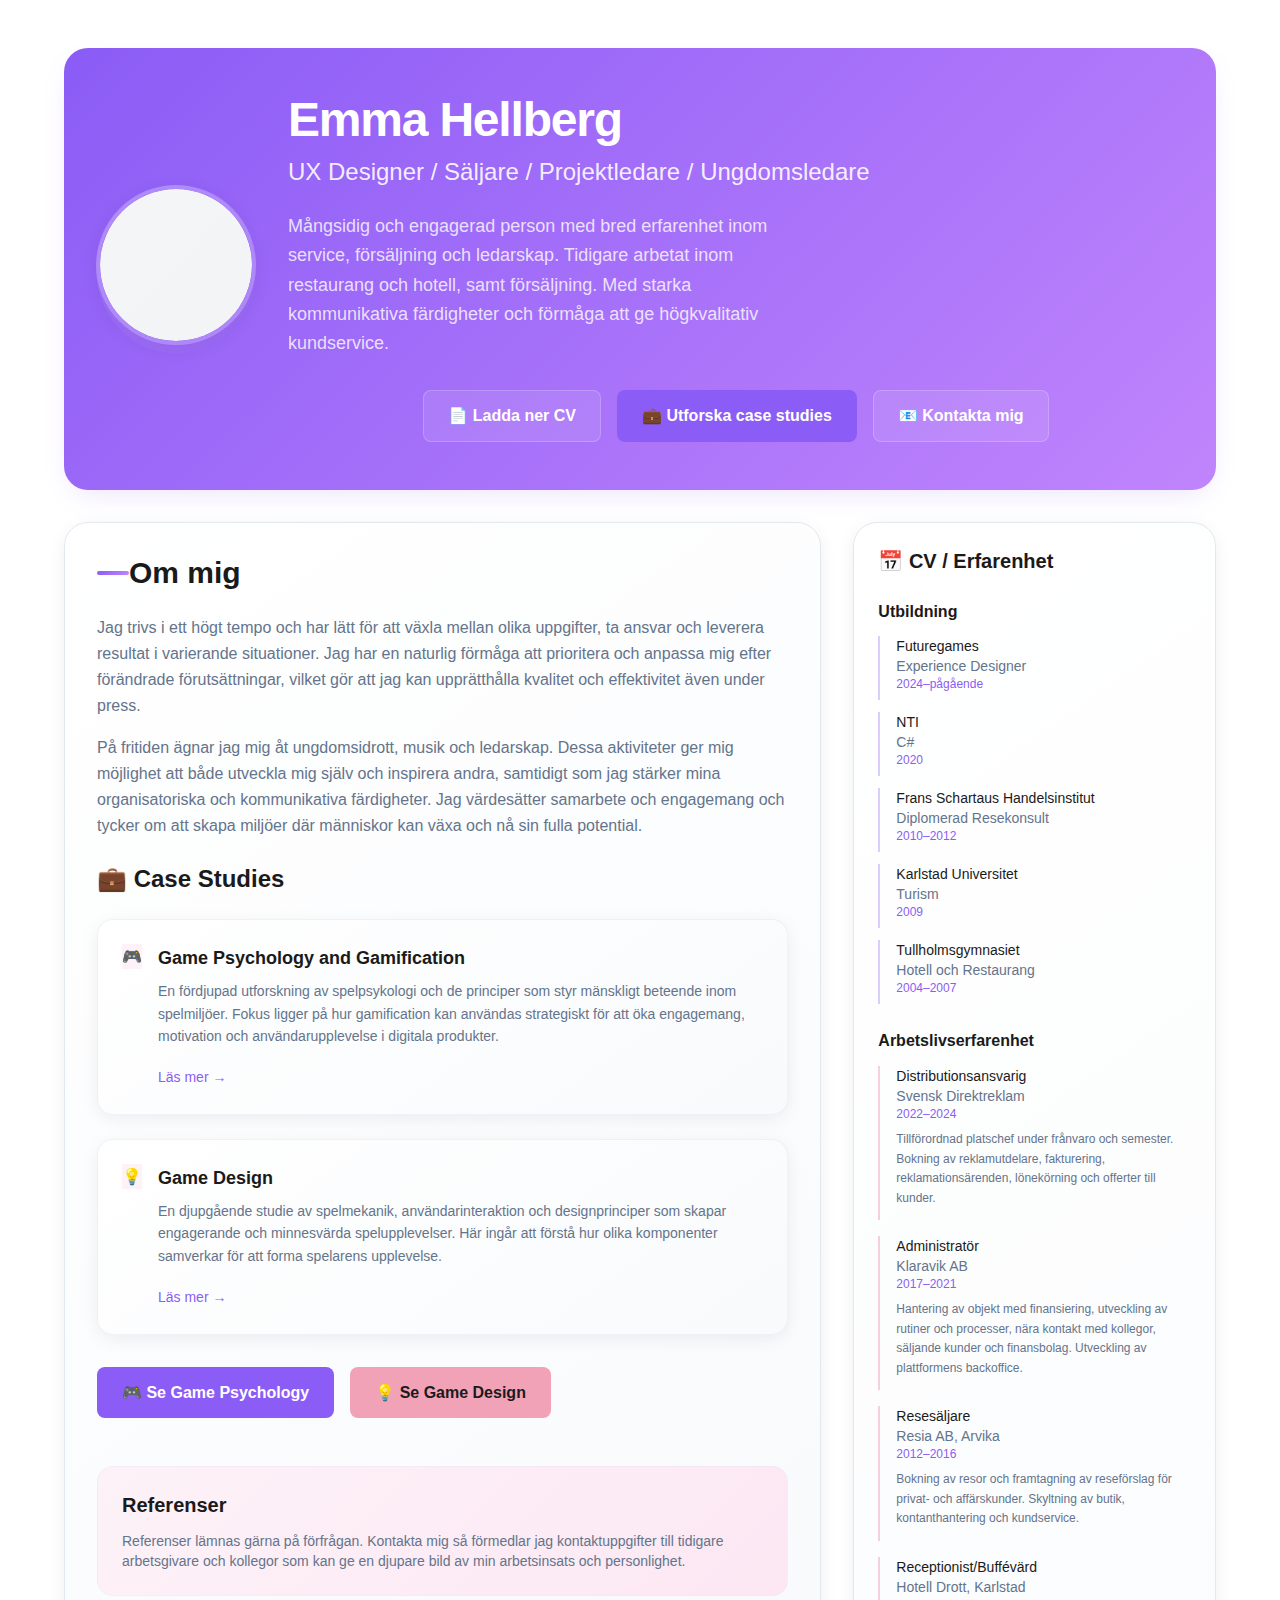
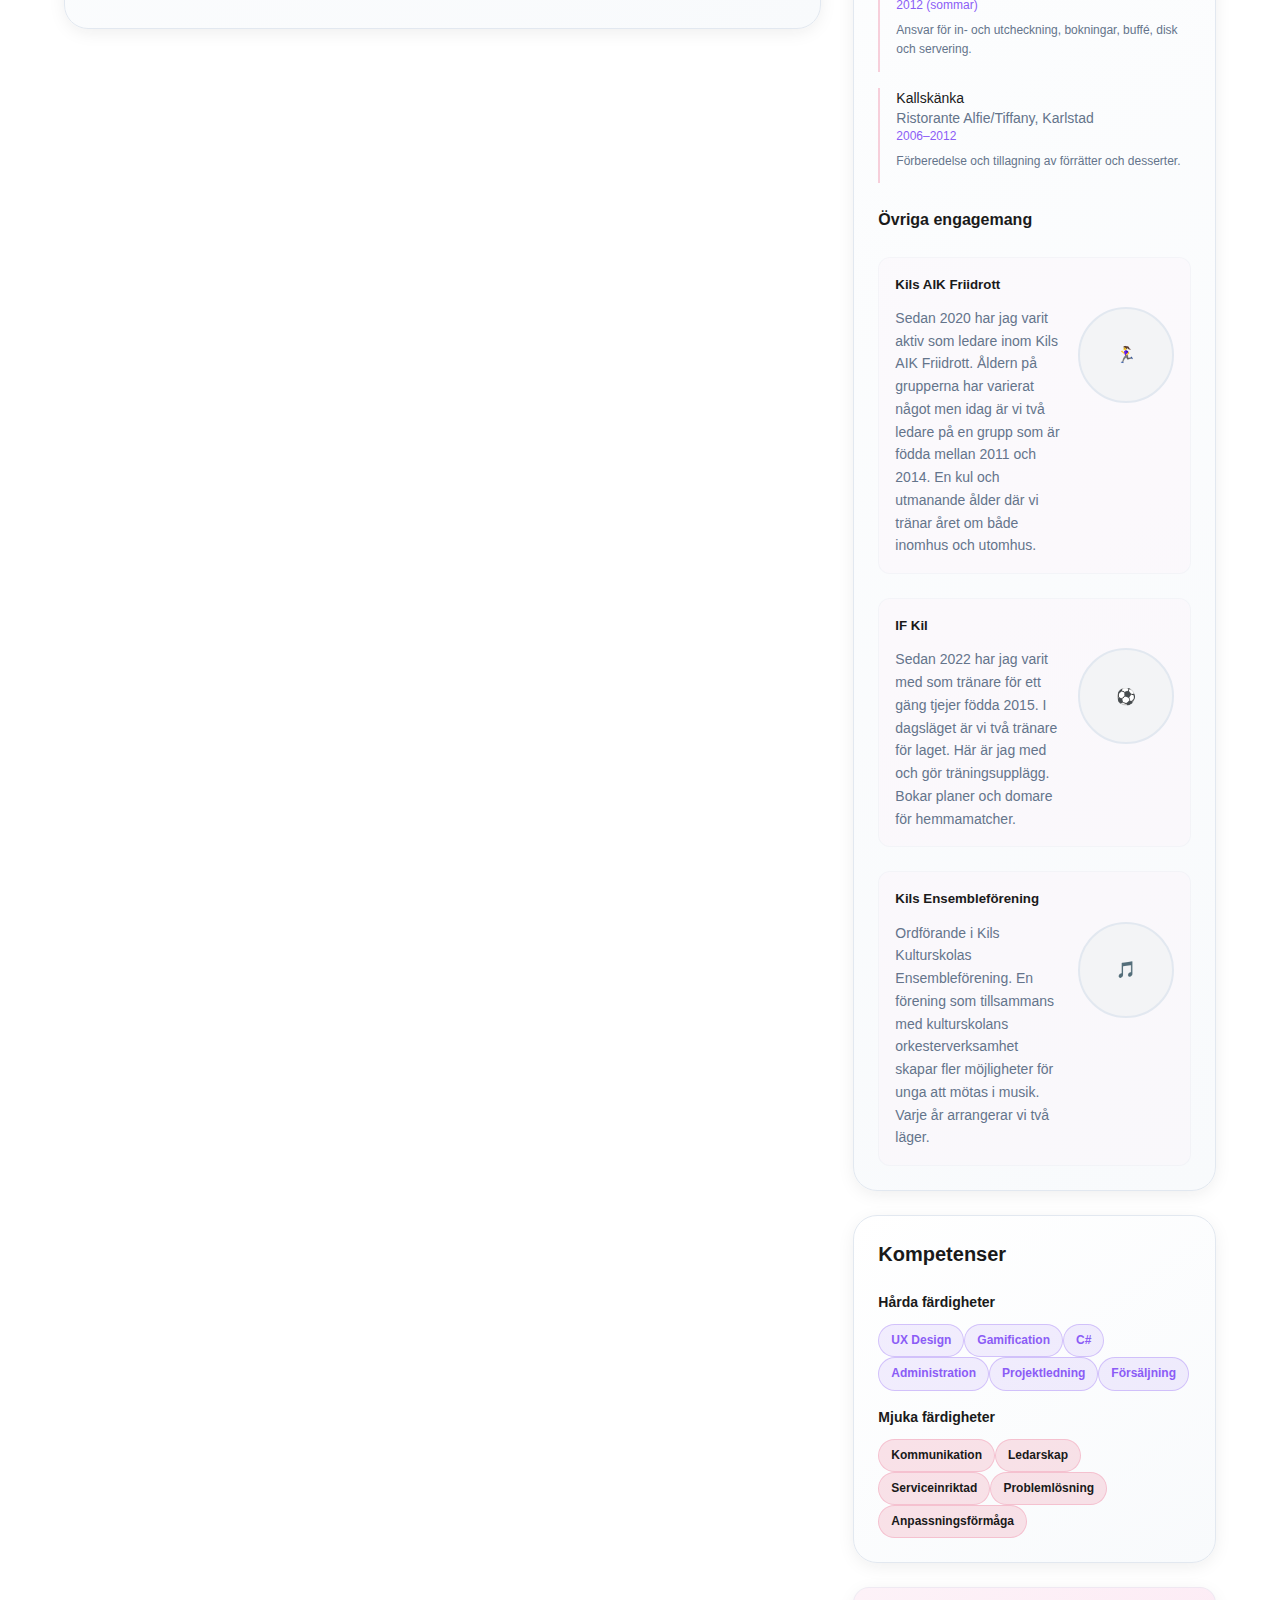
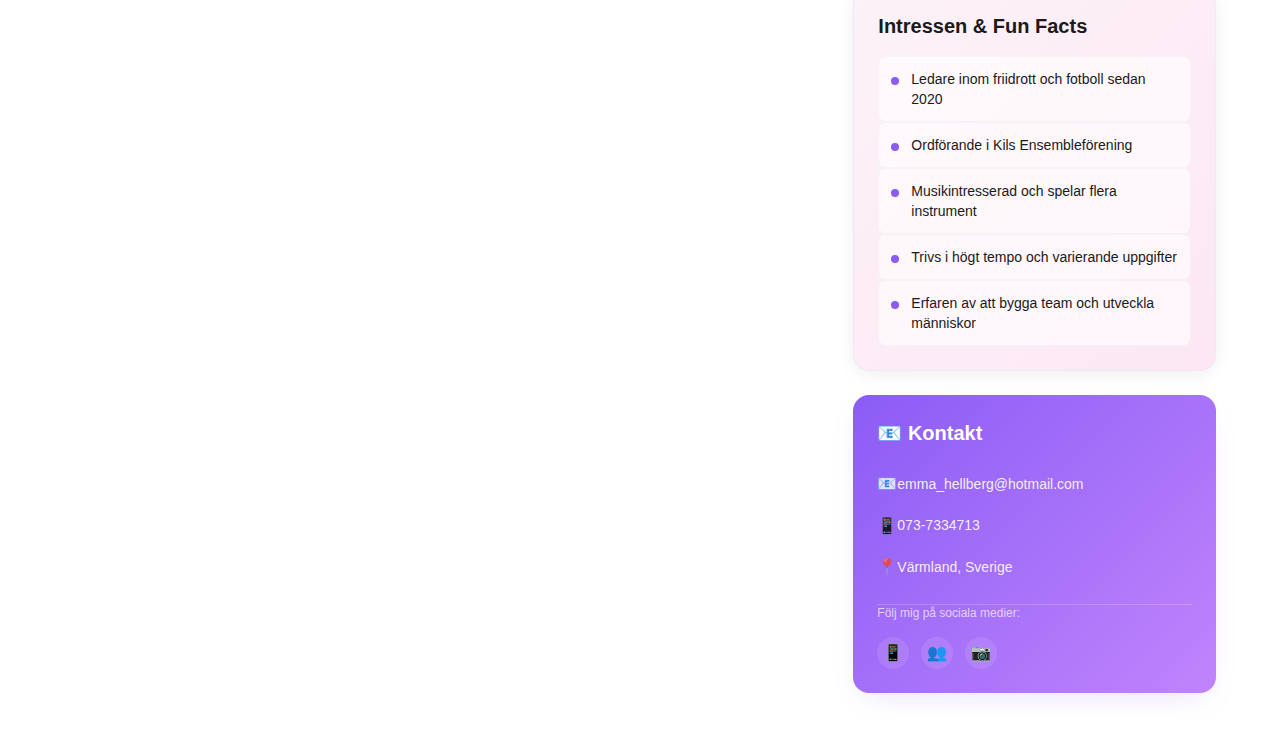
<file: portfolio.html>
<!DOCTYPE html>
<html lang="sv">
<head>
    <meta charset="UTF-8">
    <meta name="viewport" content="width=device-width, initial-scale=1.0">
    <title>Emma Hellberg - UX Designer Portfolio</title>
    <meta name="description" content="Emma Hellberg - UX Designer, Säljare, Projektledare och Ungdomsledare. Erfaren inom gamification, användarupplevelse och ledarskap.">
    <meta name="author" content="Emma Hellberg">
    
    <meta property="og:title" content="Emma Hellberg - UX Designer Portfolio">
    <meta property="og:description" content="Mångsidig UX Designer med bred erfarenhet inom service, försäljning och ledarskap. Specialiserad på gamification och användarupplevelse.">
    <meta property="og:type" content="website">
    
    <style>
        /* Reset and base styles */
        * {
            margin: 0;
            padding: 0;
            box-sizing: border-box;
        }
        
        body {
            font-family: -apple-system, BlinkMacSystemFont, 'Segoe UI', Roboto, sans-serif;
            line-height: 1.6;
            color: #1a1a1a;
            background: #ffffff;
        }
        
        /* Design system variables */
        :root {
            --primary: #8b5cf6;
            --primary-foreground: #ffffff;
            --secondary: #f1a2b7;
            --secondary-foreground: #1a1a1a;
            --muted: #f8fafc;
            --muted-foreground: #64748b;
            --accent: #fdf2f8;
            --accent-foreground: #1a1a1a;
            --card: #ffffff;
            --card-foreground: #1a1a1a;
            --border: #e2e8f0;
            --hero-gradient: linear-gradient(135deg, #8b5cf6, #c084fc);
            --card-gradient: linear-gradient(145deg, #ffffff, #f8fafc);
            --accent-gradient: linear-gradient(135deg, #fdf2f8, #fce7f3);
            --shadow-elegant: 0 10px 30px -10px rgba(139, 92, 246, 0.2);
            --shadow-soft: 0 4px 20px -4px rgba(26, 26, 26, 0.1);
            --transition-smooth: all 0.3s cubic-bezier(0.4, 0, 0.2, 1);
        }
        
        /* Utility classes */
        .container {
            max-width: 1200px;
            margin: 0 auto;
            padding: 0 1.5rem;
        }
        
        .grid {
            display: grid;
        }
        
        .grid-cols-1 {
            grid-template-columns: repeat(1, minmax(0, 1fr));
        }
        
        .gap-4 { gap: 1rem; }
        .gap-6 { gap: 1.5rem; }
        .gap-8 { gap: 2rem; }
        
        .flex {
            display: flex;
        }
        
        .items-center {
            align-items: center;
        }
        
        .items-start {
            align-items: flex-start;
        }
        
        .justify-center {
            justify-content: center;
        }
        
        .flex-wrap {
            flex-wrap: wrap;
        }
        
        .flex-1 {
            flex: 1 1 0%;
        }
        
        .text-center {
            text-align: center;
        }
        
        .rounded-full {
            border-radius: 9999px;
        }
        
        .rounded-xl {
            border-radius: 0.75rem;
        }
        
        .rounded-2xl {
            border-radius: 1rem;
        }
        
        .rounded-3xl {
            border-radius: 1.5rem;
        }
        
        .p-4 { padding: 1rem; }
        .p-6 { padding: 1.5rem; }
        .p-8 { padding: 2rem; }
        .px-3 { padding-left: 0.75rem; padding-right: 0.75rem; }
        .py-1 { padding-top: 0.25rem; padding-bottom: 0.25rem; }
        .mb-2 { margin-bottom: 0.5rem; }
        .mb-3 { margin-bottom: 0.75rem; }
        .mb-4 { margin-bottom: 1rem; }
        .mb-6 { margin-bottom: 1.5rem; }
        .mb-8 { margin-bottom: 2rem; }
        .mt-6 { margin-top: 1.5rem; }
        .mt-12 { margin-top: 3rem; }
        
        /* Typography */
        .text-4xl {
            font-size: 2.25rem;
            line-height: 2.5rem;
        }
        
        .text-3xl {
            font-size: 1.875rem;
            line-height: 2.25rem;
        }
        
        .text-2xl {
            font-size: 1.5rem;
            line-height: 2rem;
        }
        
        .text-xl {
            font-size: 1.25rem;
            line-height: 1.75rem;
        }
        
        .text-lg {
            font-size: 1.125rem;
            line-height: 1.75rem;
        }
        
        .text-sm {
            font-size: 0.875rem;
            line-height: 1.25rem;
        }
        
        .text-xs {
            font-size: 0.75rem;
            line-height: 1rem;
        }
        
        .font-bold {
            font-weight: 700;
        }
        
        .font-semibold {
            font-weight: 600;
        }
        
        .font-medium {
            font-weight: 500;
        }
        
        .font-light {
            font-weight: 300;
        }
        
        /* Component styles */
        .header {
            background: var(--hero-gradient);
            padding: 3rem 2rem;
            border-radius: 1.5rem;
            box-shadow: var(--shadow-elegant);
            margin-bottom: 2rem;
            color: white;
        }
        
        .card {
            background: var(--card-gradient);
            border: 1px solid var(--border);
            border-radius: 1.5rem;
            box-shadow: var(--shadow-soft);
            transition: var(--transition-smooth);
        }
        
        .card:hover {
            transform: scale(1.02);
            box-shadow: var(--shadow-elegant);
        }
        
        .skill-badge {
            display: inline-block;
            padding: 0.375rem 0.75rem;
            font-size: 0.75rem;
            font-weight: 600;
            border-radius: 9999px;
            border: 1px solid;
            transition: var(--transition-smooth);
        }
        
        .skill-badge:hover {
            transform: scale(1.05);
        }
        
        .skill-badge-hard {
            background: rgba(139, 92, 246, 0.1);
            color: var(--primary);
            border-color: rgba(139, 92, 246, 0.3);
        }
        
        .skill-badge-soft {
            background: rgba(241, 162, 183, 0.3);
            color: var(--secondary-foreground);
            border-color: rgba(241, 162, 183, 0.5);
        }
        
        .btn {
            display: inline-flex;
            align-items: center;
            gap: 0.5rem;
            padding: 0.75rem 1.5rem;
            border-radius: 0.5rem;
            font-weight: 600;
            text-decoration: none;
            transition: var(--transition-smooth);
            border: 1px solid transparent;
        }
        
        .btn-primary {
            background: var(--primary);
            color: var(--primary-foreground);
        }
        
        .btn-primary:hover {
            background: rgba(139, 92, 246, 0.9);
        }
        
        .btn-outline {
            background: rgba(255, 255, 255, 0.1);
            color: white;
            border-color: rgba(255, 255, 255, 0.2);
        }
        
        .btn-outline:hover {
            background: rgba(255, 255, 255, 0.2);
        }
        
        .case-study-card {
            background: var(--card-gradient);
            padding: 1.5rem;
            border-radius: 1rem;
            box-shadow: var(--shadow-soft);
            border: 1px solid rgba(226, 232, 240, 0.5);
            transition: var(--transition-smooth);
        }
        
        .case-study-card:hover {
            transform: scale(1.02);
            border-color: rgba(139, 92, 246, 0.3);
            box-shadow: var(--shadow-elegant);
        }
        
        .profile-img {
            width: 10rem;
            height: 10rem;
            border-radius: 50%;
            object-fit: cover;
            box-shadow: var(--shadow-soft);
            border: 4px solid rgba(255, 255, 255, 0.2);
            transition: var(--transition-smooth);
        }
        
        .profile-img:hover {
            transform: scale(1.05);
        }
        
        .engagement-img {
            width: 6rem;
            height: 6rem;
            border-radius: 50%;
            object-fit: cover;
            border: 2px solid var(--border);
            flex-shrink: 0;
        }
        
        /* Responsive */
        @media (min-width: 768px) {
            .md\:grid-cols-2 {
                grid-template-columns: repeat(2, minmax(0, 1fr));
            }
            
            .md\:text-5xl {
                font-size: 3rem;
                line-height: 1;
            }
            
            .md\:text-2xl {
                font-size: 1.5rem;
                line-height: 2rem;
            }
            
            .md\:flex-row {
                flex-direction: row;
            }
            
            .md\:text-left {
                text-align: left;
            }
        }
        
        @media (min-width: 1024px) {
            .lg\:grid-cols-3 {
                grid-template-columns: repeat(3, minmax(0, 1fr));
            }
            
            .lg\:col-span-2 {
                grid-column: span 2 / span 2;
            }
        }
        
        /* Icon styles */
        .icon {
            width: 1.25rem;
            height: 1.25rem;
            vertical-align: middle;
        }
        
        .icon-sm {
            width: 1rem;
            height: 1rem;
        }
        
        .icon-lg {
            width: 1.5rem;
            height: 1.5rem;
        }
        
        a {
            color: inherit;
            text-decoration: none;
        }
        
        a:hover {
            color: var(--primary);
        }
        
        .border-l-2 {
            border-left: 2px solid;
        }
        
        .border-primary {
            border-color: rgba(139, 92, 246, 0.3);
        }
        
        .border-secondary {
            border-color: rgba(241, 162, 183, 0.5);
        }
        
        .pl-4 {
            padding-left: 1rem;
        }
        
        .pb-2 {
            padding-bottom: 0.5rem;
        }
        
        .pb-3 {
            padding-bottom: 0.75rem;
        }
        
        .space-y-3 > * + * {
            margin-top: 0.75rem;
        }
        
        .space-y-4 > * + * {
            margin-top: 1rem;
        }
        
        .space-y-6 > * + * {
            margin-top: 1.5rem;
        }
        
        .space-y-8 > * + * {
            margin-top: 2rem;
        }
        
        .leading-relaxed {
            line-height: 1.625;
        }
        
        .accent-section {
            background: var(--accent-gradient);
            padding: 1.5rem;
            border-radius: 1rem;
            border: 1px solid rgba(226, 232, 240, 0.3);
        }
        
        .engagement-card {
            background: rgba(253, 242, 248, 0.2);
            padding: 1rem;
            border-radius: 0.75rem;
            border: 1px solid rgba(226, 232, 240, 0.3);
        }
        
        .fact-item {
            display: flex;
            align-items: flex-start;
            gap: 0.75rem;
            padding: 0.75rem;
            background: rgba(255, 255, 255, 0.6);
            border-radius: 0.5rem;
            border: 1px solid rgba(226, 232, 240, 0.3);
        }
        
        .fact-dot {
            width: 0.5rem;
            height: 0.5rem;
            background: var(--primary);
            border-radius: 50%;
            margin-top: 0.5rem;
            flex-shrink: 0;
        }
        
        .contact-section {
            background: var(--hero-gradient);
            padding: 1.5rem;
            border-radius: 1rem;
            box-shadow: var(--shadow-elegant);
            color: white;
        }
        
        .social-icons {
            display: flex;
            gap: 0.75rem;
            margin-top: 1rem;
        }
        
        .social-icon {
            width: 2rem;
            height: 2rem;
            background: rgba(255, 255, 255, 0.1);
            border-radius: 50%;
            display: flex;
            align-items: center;
            justify-content: center;
            transition: var(--transition-smooth);
        }
        
        .social-icon:hover {
            background: rgba(255, 255, 255, 0.2);
            transform: scale(1.1);
        }
    </style>
</head>
<body>
    <div style="min-height: 100vh; background: #ffffff;">
        <div style="padding: 3rem 1.5rem;">
            <!-- Header -->
            <header class="container">
                <div class="header">
                    <div class="flex flex-wrap md:flex-row items-center gap-8 text-center md:text-left">
                        <div style="position: relative;">
                            <img 
                                src="[data-uri]"
                                alt="Emma Hellberg - UX Designer" 
                                class="profile-img"
                            />
                            <div style="position: absolute; inset: 0; border-radius: 50%; background: linear-gradient(to bottom right, rgba(255,255,255,0.1), transparent);"></div>
                        </div>
                        
                        <div class="flex-1" style="color: white;">
                            <h1 class="text-4xl md:text-5xl font-bold mb-3" style="letter-spacing: -0.025em;">Emma Hellberg</h1>
                            <p class="text-xl md:text-2xl font-light mb-6" style="color: rgba(255,255,255,0.9);">UX Designer / Säljare / Projektledare / Ungdomsledare</p>
                            <p class="text-lg leading-relaxed mb-8" style="color: rgba(255,255,255,0.8); max-width: 32rem;">
                                Mångsidig och engagerad person med bred erfarenhet inom service, försäljning och ledarskap. Tidigare arbetat inom restaurang och hotell, samt försäljning. Med starka kommunikativa färdigheter och förmåga att ge högkvalitativ kundservice.
                            </p>
                            
                            <div class="flex flex-wrap justify-center md:justify-start gap-4">
                                <a href="/cv.pdf" class="btn btn-outline">
                                    📄 Ladda ner CV
                                </a>
                                <a href="#case-studies" class="btn btn-primary">
                                    💼 Utforska case studies
                                </a>
                                <a href="#kontakt" class="btn btn-outline">
                                    📧 Kontakta mig
                                </a>
                            </div>
                        </div>
                    </div>
                </div>
            </header>

            <main class="container grid grid-cols-1 lg:grid-cols-3 gap-8">
                <!-- Main Content -->
                <section class="lg:col-span-2 space-y-8">
                    <!-- About Me -->
                    <div class="card p-8">
                        <h2 class="text-3xl font-bold mb-6 flex items-center gap-3" style="color: var(--card-foreground);">
                            <div style="width: 2rem; height: 0.25rem; background: var(--hero-gradient); border-radius: 9999px;"></div>
                            Om mig
                        </h2>
                        <p class="leading-relaxed mb-4" style="color: var(--muted-foreground);">
                            Jag trivs i ett högt tempo och har lätt för att växla mellan olika uppgifter, ta ansvar och leverera resultat i varierande situationer. Jag har en naturlig förmåga att prioritera och anpassa mig efter förändrade förutsättningar, vilket gör att jag kan upprätthålla kvalitet och effektivitet även under press.
                        </p>
                        <p class="leading-relaxed mb-6" style="color: var(--muted-foreground);">
                            På fritiden ägnar jag mig åt ungdomsidrott, musik och ledarskap. Dessa aktiviteter ger mig möjlighet att både utveckla mig själv och inspirera andra, samtidigt som jag stärker mina organisatoriska och kommunikativa färdigheter. Jag värdesätter samarbete och engagemang och tycker om att skapa miljöer där människor kan växa och nå sin fulla potential.
                        </p>

                        <!-- Case Studies -->
                        <div id="case-studies">
                            <h3 class="text-2xl font-semibold mb-6 flex items-center gap-2" style="color: var(--card-foreground);">
                                💼 Case Studies
                            </h3>
                            
                            <div class="grid gap-6 mb-8">
                                <article class="case-study-card">
                                    <div class="flex items-start gap-4">
                                        <div class="p-2 rounded-lg" style="background: var(--accent);">
                                            🎮
                                        </div>
                                        <div class="flex-1">
                                            <h4 class="text-lg font-semibold mb-2" style="color: var(--card-foreground);">
                                                Game Psychology and Gamification
                                            </h4>
                                            <p class="text-sm leading-relaxed mb-4" style="color: var(--muted-foreground);">
                                                En fördjupad utforskning av spelpsykologi och de principer som styr mänskligt beteende inom spelmiljöer. Fokus ligger på hur gamification kan användas strategiskt för att öka engagemang, motivation och användarupplevelse i digitala produkter.
                                            </p>
                                            <a href="#game-psychology" class="inline-flex items-center gap-2 font-medium text-sm" style="color: var(--primary);">
                                                Läs mer →
                                            </a>
                                        </div>
                                    </div>
                                </article>

                                <article class="case-study-card">
                                    <div class="flex items-start gap-4">
                                        <div class="p-2 rounded-lg" style="background: var(--accent);">
                                            💡
                                        </div>
                                        <div class="flex-1">
                                            <h4 class="text-lg font-semibold mb-2" style="color: var(--card-foreground);">
                                                Game Design
                                            </h4>
                                            <p class="text-sm leading-relaxed mb-4" style="color: var(--muted-foreground);">
                                                En djupgående studie av spelmekanik, användarinteraktion och designprinciper som skapar engagerande och minnesvärda spelupplevelser. Här ingår att förstå hur olika komponenter samverkar för att forma spelarens upplevelse.
                                            </p>
                                            <a href="#game-design" class="inline-flex items-center gap-2 font-medium text-sm" style="color: var(--primary);">
                                                Läs mer →
                                            </a>
                                        </div>
                                    </div>
                                </article>
                            </div>

                            <div class="flex flex-wrap gap-4">
                                <a href="#game-psychology" class="btn btn-primary">
                                    🎮 Se Game Psychology
                                </a>
                                <a href="#game-design" class="btn" style="background: var(--secondary); color: var(--secondary-foreground);">
                                    💡 Se Game Design
                                </a>
                            </div>
                        </div>

                        <!-- References -->
                        <div class="mt-12 accent-section">
                            <h3 class="text-xl font-semibold mb-3" style="color: var(--accent-foreground);">Referenser</h3>
                            <p class="text-sm" style="color: var(--muted-foreground);">
                                Referenser lämnas gärna på förfrågan. Kontakta mig så förmedlar jag kontaktuppgifter till tidigare arbetsgivare och kollegor som kan ge en djupare bild av min arbetsinsats och personlighet.
                            </p>
                        </div>
                    </div>
                </section>

                <!-- Sidebar -->
                <aside class="space-y-6">
                    <!-- Experience & Education -->
                    <div class="card p-6">
                        <h3 class="text-xl font-bold mb-6 flex items-center gap-2" style="color: var(--card-foreground);">
                            📅 CV / Erfarenhet
                        </h3>
                        
                        <!-- Education -->
                        <div class="mb-6">
                            <h4 class="font-semibold mb-3" style="color: var(--card-foreground);">Utbildning</h4>
                            <div class="space-y-3">
                                <div class="border-l-2 border-primary pl-4 pb-2">
                                    <div class="font-medium text-sm" style="color: var(--card-foreground);">Futuregames</div>
                                    <div class="text-sm" style="color: var(--muted-foreground);">Experience Designer</div>
                                    <div class="text-xs font-medium" style="color: var(--primary);">2024–pågående</div>
                                </div>
                                <div class="border-l-2 border-primary pl-4 pb-2">
                                    <div class="font-medium text-sm" style="color: var(--card-foreground);">NTI</div>
                                    <div class="text-sm" style="color: var(--muted-foreground);">C#</div>
                                    <div class="text-xs font-medium" style="color: var(--primary);">2020</div>
                                </div>
                                <div class="border-l-2 border-primary pl-4 pb-2">
                                    <div class="font-medium text-sm" style="color: var(--card-foreground);">Frans Schartaus Handelsinstitut</div>
                                    <div class="text-sm" style="color: var(--muted-foreground);">Diplomerad Resekonsult</div>
                                    <div class="text-xs font-medium" style="color: var(--primary);">2010–2012</div>
                                </div>
                                <div class="border-l-2 border-primary pl-4 pb-2">
                                    <div class="font-medium text-sm" style="color: var(--card-foreground);">Karlstad Universitet</div>
                                    <div class="text-sm" style="color: var(--muted-foreground);">Turism</div>
                                    <div class="text-xs font-medium" style="color: var(--primary);">2009</div>
                                </div>
                                <div class="border-l-2 border-primary pl-4 pb-2">
                                    <div class="font-medium text-sm" style="color: var(--card-foreground);">Tullholmsgymnasiet</div>
                                    <div class="text-sm" style="color: var(--muted-foreground);">Hotell och Restaurang</div>
                                    <div class="text-xs font-medium" style="color: var(--primary);">2004–2007</div>
                                </div>
                            </div>
                        </div>

                        <!-- Experience -->
                        <div class="mb-6">
                            <h4 class="font-semibold mb-3" style="color: var(--card-foreground);">Arbetslivserfarenhet</h4>
                            <div class="space-y-4">
                                <div class="border-l-2 border-secondary pl-4 pb-3">
                                    <div class="font-medium text-sm" style="color: var(--card-foreground);">Distributionsansvarig</div>
                                    <div class="text-sm" style="color: var(--muted-foreground);">Svensk Direktreklam</div>
                                    <div class="text-xs font-medium mb-2" style="color: var(--primary);">2022–2024</div>
                                    <div class="text-xs leading-relaxed" style="color: var(--muted-foreground);">Tillförordnad platschef under frånvaro och semester. Bokning av reklamutdelare, fakturering, reklamationsärenden, lönekörning och offerter till kunder.</div>
                                </div>
                                <div class="border-l-2 border-secondary pl-4 pb-3">
                                    <div class="font-medium text-sm" style="color: var(--card-foreground);">Administratör</div>
                                    <div class="text-sm" style="color: var(--muted-foreground);">Klaravik AB</div>
                                    <div class="text-xs font-medium mb-2" style="color: var(--primary);">2017–2021</div>
                                    <div class="text-xs leading-relaxed" style="color: var(--muted-foreground);">Hantering av objekt med finansiering, utveckling av rutiner och processer, nära kontakt med kollegor, säljande kunder och finansbolag. Utveckling av plattformens backoffice.</div>
                                </div>
                                <div class="border-l-2 border-secondary pl-4 pb-3">
                                    <div class="font-medium text-sm" style="color: var(--card-foreground);">Resesäljare</div>
                                    <div class="text-sm" style="color: var(--muted-foreground);">Resia AB, Arvika</div>
                                    <div class="text-xs font-medium mb-2" style="color: var(--primary);">2012–2016</div>
                                    <div class="text-xs leading-relaxed" style="color: var(--muted-foreground);">Bokning av resor och framtagning av reseförslag för privat- och affärskunder. Skyltning av butik, kontanthantering och kundservice.</div>
                                </div>
                                <div class="border-l-2 border-secondary pl-4 pb-3">
                                    <div class="font-medium text-sm" style="color: var(--card-foreground);">Receptionist/Buffévärd</div>
                                    <div class="text-sm" style="color: var(--muted-foreground);">Hotell Drott, Karlstad</div>
                                    <div class="text-xs font-medium mb-2" style="color: var(--primary);">2012 (sommar)</div>
                                    <div class="text-xs leading-relaxed" style="color: var(--muted-foreground);">Ansvar för in- och utcheckning, bokningar, buffé, disk och servering.</div>
                                </div>
                                <div class="border-l-2 border-secondary pl-4 pb-3">
                                    <div class="font-medium text-sm" style="color: var(--card-foreground);">Kallskänka</div>
                                    <div class="text-sm" style="color: var(--muted-foreground);">Ristorante Alfie/Tiffany, Karlstad</div>
                                    <div class="text-xs font-medium mb-2" style="color: var(--primary);">2006–2012</div>
                                    <div class="text-xs leading-relaxed" style="color: var(--muted-foreground);">Förberedelse och tillagning av förrätter och desserter.</div>
                                </div>
                            </div>
                        </div>

                        <!-- Other Commitments -->
                        <div>
                            <h4 class="font-semibold mb-6" style="color: var(--card-foreground);">Övriga engagemang</h4>
                            <div class="space-y-6">
                                <!-- Kils AIK Friidrott -->
                                <div class="engagement-card">
                                    <h5 class="font-semibold mb-3" style="color: var(--card-foreground);">Kils AIK Friidrott</h5>
                                    <div class="flex gap-4 items-start">
                                        <div class="flex-1">
                                            <p class="text-sm leading-relaxed" style="color: var(--muted-foreground);">
                                                Sedan 2020 har jag varit aktiv som ledare inom Kils AIK Friidrott. Åldern på grupperna har varierat något men idag är vi två ledare på en grupp som är födda mellan 2011 och 2014. En kul och utmanande ålder där vi tränar året om både inomhus och utomhus.
                                            </p>
                                        </div>
                                        <div class="engagement-img" style="background: #f3f4f6; display: flex; align-items: center; justify-content: center; color: #6366f1;">
                                            🏃‍♀️
                                        </div>
                                    </div>
                                </div>
                                
                                <!-- IF Kil -->
                                <div class="engagement-card">
                                    <h5 class="font-semibold mb-3" style="color: var(--card-foreground);">IF Kil</h5>
                                    <div class="flex gap-4 items-start">
                                        <div class="flex-1">
                                            <p class="text-sm leading-relaxed" style="color: var(--muted-foreground);">
                                                Sedan 2022 har jag varit med som tränare för ett gäng tjejer födda 2015. I dagsläget är vi två tränare för laget. Här är jag med och gör träningsupplägg. Bokar planer och domare för hemmamatcher.
                                            </p>
                                        </div>
                                        <div class="engagement-img" style="background: #f3f4f6; display: flex; align-items: center; justify-content: center; color: #6366f1;">
                                            ⚽
                                        </div>
                                    </div>
                                </div>
                                
                                <!-- Kils Ensembleförening -->
                                <div class="engagement-card">
                                    <h5 class="font-semibold mb-3" style="color: var(--card-foreground);">Kils Ensembleförening</h5>
                                    <div class="flex gap-4 items-start">
                                        <div class="flex-1">
                                            <p class="text-sm leading-relaxed" style="color: var(--muted-foreground);">
                                                Ordförande i Kils Kulturskolas Ensembleförening. En förening som tillsammans med kulturskolans orkesterverksamhet skapar fler möjligheter för unga att mötas i musik. Varje år arrangerar vi två läger.
                                            </p>
                                        </div>
                                        <div class="engagement-img" style="background: #f3f4f6; display: flex; align-items: center; justify-content: center; color: #6366f1;">
                                            🎵
                                        </div>
                                    </div>
                                </div>
                            </div>
                        </div>
                    </div>

                    <!-- Skills -->
                    <div class="card p-6">
                        <h3 class="text-xl font-bold mb-6" style="color: var(--card-foreground);">Kompetenser</h3>
                        
                        <div class="space-y-4">
                            <div>
                                <h4 class="text-sm font-semibold mb-3" style="color: var(--card-foreground);">Hårda färdigheter</h4>
                                <div class="flex flex-wrap gap-2">
                                    <span class="skill-badge skill-badge-hard">UX Design</span>
                                    <span class="skill-badge skill-badge-hard">Gamification</span>
                                    <span class="skill-badge skill-badge-hard">C#</span>
                                    <span class="skill-badge skill-badge-hard">Administration</span>
                                    <span class="skill-badge skill-badge-hard">Projektledning</span>
                                    <span class="skill-badge skill-badge-hard">Försäljning</span>
                                </div>
                            </div>
                            
                            <div>
                                <h4 class="text-sm font-semibold mb-3" style="color: var(--card-foreground);">Mjuka färdigheter</h4>
                                <div class="flex flex-wrap gap-2">
                                    <span class="skill-badge skill-badge-soft">Kommunikation</span>
                                    <span class="skill-badge skill-badge-soft">Ledarskap</span>
                                    <span class="skill-badge skill-badge-soft">Serviceinriktad</span>
                                    <span class="skill-badge skill-badge-soft">Problemlösning</span>
                                    <span class="skill-badge skill-badge-soft">Anpassningsförmåga</span>
                                </div>
                            </div>
                        </div>
                    </div>

                    <!-- Fun Facts -->
                    <div style="background: var(--accent-gradient); padding: 1.5rem; border-radius: 1rem; box-shadow: var(--shadow-soft); border: 1px solid rgba(226, 232, 240, 0.5);">
                        <h3 class="text-xl font-bold mb-4" style="color: var(--accent-foreground);">Intressen & Fun Facts</h3>
                        <div class="space-y-2">
                            <div class="fact-item">
                                <div class="fact-dot"></div>
                                <p class="text-sm" style="color: var(--foreground);">Ledare inom friidrott och fotboll sedan 2020</p>
                            </div>
                            <div class="fact-item">
                                <div class="fact-dot"></div>
                                <p class="text-sm" style="color: var(--foreground);">Ordförande i Kils Ensembleförening</p>
                            </div>
                            <div class="fact-item">
                                <div class="fact-dot"></div>
                                <p class="text-sm" style="color: var(--foreground);">Musikintresserad och spelar flera instrument</p>
                            </div>
                            <div class="fact-item">
                                <div class="fact-dot"></div>
                                <p class="text-sm" style="color: var(--foreground);">Trivs i högt tempo och varierande uppgifter</p>
                            </div>
                            <div class="fact-item">
                                <div class="fact-dot"></div>
                                <p class="text-sm" style="color: var(--foreground);">Erfaren av att bygga team och utveckla människor</p>
                            </div>
                        </div>
                    </div>

                    <!-- Contact -->
                    <div id="kontakt" class="contact-section">
                        <h3 class="text-xl font-bold mb-6 flex items-center gap-2">
                            📧 Kontakt
                        </h3>
                        
                        <div class="space-y-4">
                            <div class="flex items-center gap-3">
                                <span style="color: rgba(255,255,255,0.8);">📧</span>
                                <a 
                                    href="mailto:emma_hellberg@hotmail.com" 
                                    class="text-sm hover:underline"
                                    style="color: rgba(255,255,255,0.9);"
                                >
                                    emma_hellberg@hotmail.com
                                </a>
                            </div>
                            
                            <div class="flex items-center gap-3">
                                <span style="color: rgba(255,255,255,0.8);">📱</span>
                                <a 
                                    href="tel:073-7334713" 
                                    class="text-sm"
                                    style="color: rgba(255,255,255,0.9);"
                                >
                                    073-7334713
                                </a>
                            </div>
                            
                            <div class="flex items-center gap-3">
                                <span style="color: rgba(255,255,255,0.8);">📍</span>
                                <span class="text-sm" style="color: rgba(255,255,255,0.9);">Värmland, Sverige</span>
                            </div>
                        </div>

                        <div class="mt-6 pt-4" style="border-top: 1px solid rgba(255,255,255,0.2);">
                            <p class="text-xs mb-3" style="color: rgba(255,255,255,0.7);">Följ mig på sociala medier:</p>
                            <div class="social-icons">
                                <a href="#" class="social-icon">📱</a>
                                <a href="#" class="social-icon">👥</a>
                                <a href="#" class="social-icon">📷</a>
                            </div>
                        </div>
                    </div>
                </aside>
            </main>
        </div>
    </div>
</body>
</html>
</file>
